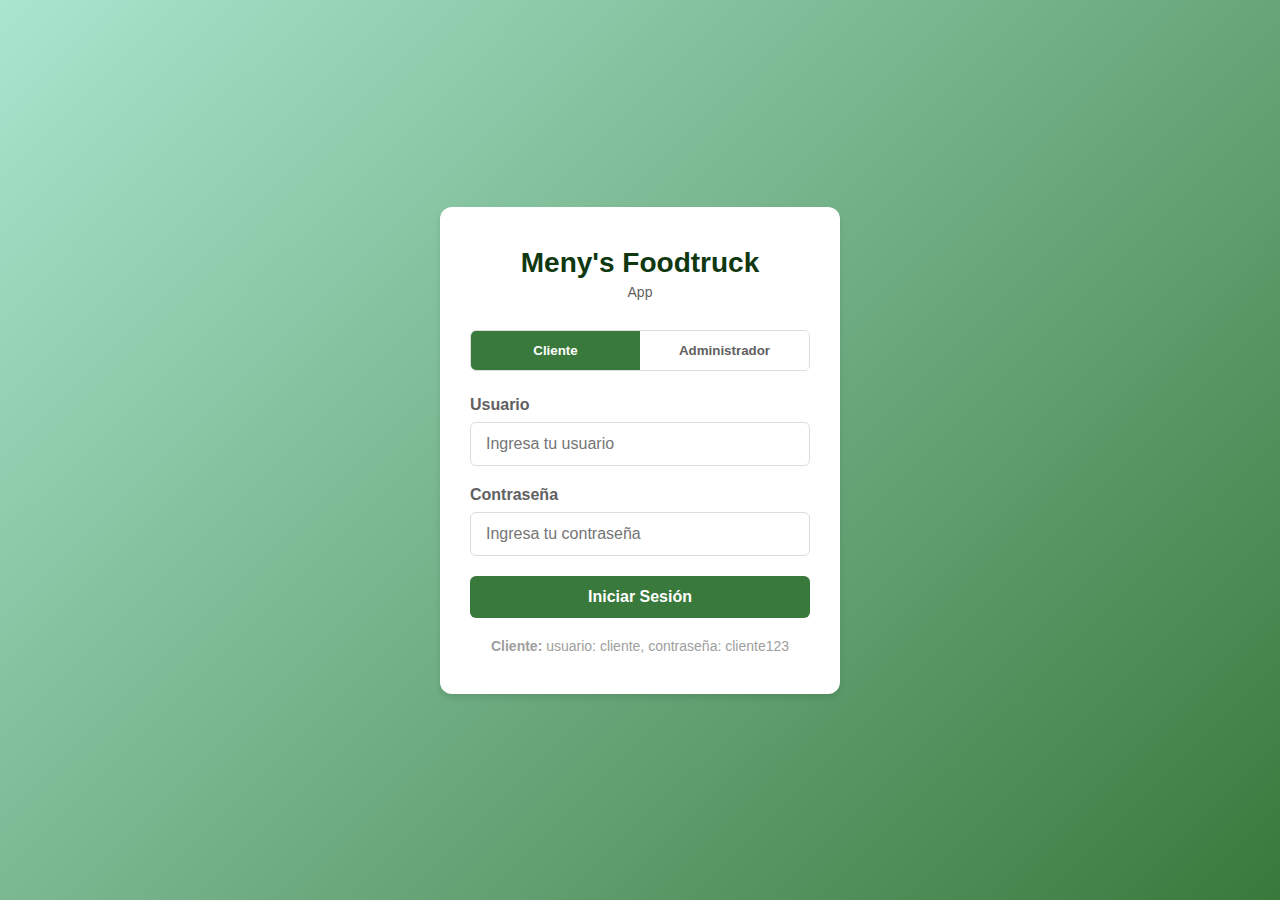
<file: index.html>
<!DOCTYPE html>
<html lang="es">
<head>
    <meta charset="UTF-8">
    <meta name="viewport" content="width=device-width, initial-scale=1.0">
    <title>Meny's Foodtruck App</title>
    <link rel="stylesheet" href="Css.css">

</head>
<body>
    <!-- Login Screen -->
    <div id="login-screen" class="login-container">
        <div class="login-box">
            <div class="logo">
                <h1><i class="fas fa-baseball-ball"></i> Meny's Foodtruck</h1>
                <p>App</p>
            </div>
            
            <div class="user-type-selector">
                <button class="user-type-btn active" id="client-login-btn">Cliente</button>
                <button class="user-type-btn" id="admin-login-btn">Administrador</button>
            </div>
            
            <form id="login-form">
                <div class="form-group">
                    <label for="username">Usuario</label>
                    <input type="text" id="username" class="form-control" placeholder="Ingresa tu usuario" required>
                </div>
                
                <div class="form-group">
                    <label for="password">Contraseña</label>
                    <input type="password" id="password" class="form-control" placeholder="Ingresa tu contraseña" required>
                </div>
                
                <button type="submit" class="btn btn-primary" style="width: 100%;">
                    <i class="fas fa-play-square"></i> Iniciar Sesión
                </button>
                
                <div style="margin-top: 20px; color: var(--gray); font-size: 14px;">
                    <p><strong>Cliente:</strong> usuario: cliente, contraseña: cliente123</p>
                    
                </div>
            </form>
        </div>
    </div>
    
    <!-- Client App (Hidden by default) -->
    <div id="client-app" style="display: none;">
        <header class="app-header">
            <div class="container header-content">
                <h1><i class="fas fa-baseball-ball"></i> Meny's Foodtruck</h1>
                <nav>
                    <ul class="nav-menu">
                        <li><a href="#" class="active" id="client-menu-link"><i class="fas fa-baseball-ball"></i> Menú</a></li>
                        <li><a href="#" id="client-cart-link"><i class="fas fa-shopping-cart"></i> Carrito <span id="cart-count">0</span></a></li>
                        <li><a href="#" id="client-orders-link"><i class="fas fa-flag-checkered"></i> Mi Pedido</a></li>
                        <li><a href="#" id="client-logout-link"><i class="fas fa-sign-out-alt"></i> Cerrar Sesión</a></li>
                    </ul>
                </nav>
            </div>
        </header>
        
        <main class="main-content">
            <div class="container">
                <!-- Menu Section -->
                <section id="client-menu-section">
                    <h2 class="page-title"><i class="fas fa-baseball-ball"></i> Nuestro Menú</h2>
                    
                    <div class="menu-categories">
                        <button class="category-btn active" data-category="all">Todos</button>
                        <button class="category-btn" data-category="hamburguesas">Hamburguesas</button>
                        <button class="category-btn" data-category="tacos">Tacos</button>
                        <button class="category-btn" data-category="bebidas">Bebidas</button>
                        <button class="category-btn" data-category="postres">Postres</button>
                    </div>
                    
                    <div class="menu-items" id="menu-items-container">
                        <!-- Menu items will be dynamically added here -->
                    </div>
                </section>
                
                <!-- Cart Section -->
                <section id="client-cart-section" style="display: none;">
                    <h2 class="page-title"><i class="fas fa-shopping-cart"></i> Tu Carrito</h2>
                    
                    <div class="cart-section">
                        <div class="cart-items" id="cart-items-container">
                            <!-- Cart items will be dynamically added here -->
                        </div>
                        
                        <div class="cart-total">
                            Total: $<span id="cart-total-price">0.00</span>
                        </div>
                        
                        <div style="text-align: right; margin-top: 20px;">
                            <button class="btn btn-secondary" id="checkout-btn">
                                <i class="fas fa-flag-checkered"></i> Proceder al Pedido
                            </button>
                        </div>
                    </div>
                </section>
                
                <!-- Order Section -->
                <section id="client-order-section" style="display: none;">
                    <h2 class="page-title"><i class="fas fa-flag-checkered"></i> Completa tu Pedido</h2>
                    
                    <div class="order-type-section">
                        <h3 style="margin-bottom: 15px; color: var(--primary-dark);">Tipo de entrega</h3>
                        
                        <div class="order-type-options">
                            <button class="order-type-btn active" id="pickup-btn">
                                <i class="fas fa-user"></i>
                                <h4>Recoger en local</h4>
                                <p>Pasa por tu pedido</p>
                            </button>
                            
                            <button class="order-type-btn" id="delivery-btn">
                                <i class="fas fa-motorcycle"></i>
                                <h4>Envío a domicilio</h4>
                                <p>Te lo llevamos a casa</p>
                            </button>
                        </div>
                        
                        <!-- Pickup Form -->
                        <div class="order-form active" id="pickup-form">
                            <div class="form-group">
                                <label for="customer-name">Nombre para recoger el pedido *</label>
                                <input type="text" id="customer-name" class="form-control" placeholder="Ingresa tu nombre completo" required>
                            </div>
                            
                            <div class="form-group">
                                <label for="pickup-time">Hora aproximada de recogida</label>
                                <select id="pickup-time" class="form-control">
                                    <option value="15">En 15 minutos</option>
                                    <option value="30">En 30 minutos</option>
                                    <option value="45">En 45 minutos</option>
                                    <option value="60">En 1 hora</option>
                                </select>
                            </div>
                        </div>
                        
                        <!-- Delivery Form -->
                        <div class="order-form" id="delivery-form">
                            <div class="form-group">
                                <label for="colonia">Colonia *</label>
                                <input type="text" id="colonia" class="form-control" placeholder="Ingresa tu colonia" required>
                            </div>
                            
                            <div class="form-group">
                                <label for="calle">Calle *</label>
                                <input type="text" id="calle" class="form-control" placeholder="Ingresa la calle" required>
                            </div>
                            
                            <div class="form-group">
                                <label for="casa">Número de casa *</label>
                                <input type="text" id="casa" class="form-control" placeholder="Número de casa o departamento" required>
                            </div>
                            
                            <div class="form-group">
                                <label for="delivery-notes">Instrucciones adicionales para la entrega</label>
                                <textarea id="delivery-notes" class="form-control" rows="3" placeholder="Ej: Casa con portón azul, llamar al llegar, etc."></textarea>
                            </div>
                        </div>
                        
                        <!-- Order Specifications -->
                        <div class="form-group" style="margin-top: 25px;">
                            <label for="order-specifications">Especificaciones del pedido</label>
                            <textarea id="order-specifications" class="form-control" rows="4" placeholder="Ej: Hamburguesa sin mayonesa, tacos con salsa aparte, etc."></textarea>
                        </div>
                        
                        <div style="text-align: right; margin-top: 30px;">
                            <button class="btn btn-outline" id="back-to-cart-btn">
                                <i class="fas fa-arrow-left"></i> Volver al Carrito
                            </button>
                            <button class="btn btn-primary" id="place-order-btn">
                                <i class="fas fa-check-circle"></i> Confirmar Pedido
                            </button>
                        </div>
                    </div>
                </section>
            </div>
        </main>
        
        <footer class="app-footer">
            <div class="container">
                <p>&copy; 2025 Meny's Foodtruck App. Todos los derechos reservados.</p>
            </div>
        </footer>
    </div>
    
    <!-- Admin App (Hidden by default) -->
    <div id="admin-app" style="display: none;">
        <header class="app-header">
            <div class="container header-content">
                <h1><i class="fas fa-baseball-ball"></i> Meny's Foodtruck - Administrador</h1>
                <nav>
                    <ul class="nav-menu">
                        <li><a href="#" class="active" id="admin-dashboard-link"><i class="fas fa-tachometer-alt"></i> Panel</a></li>
                        <li><a href="#" id="admin-menu-link"><i class="fas fa-baseball-ball"></i> Menú</a></li>
                        <li><a href="#" id="admin-orders-link"><i class="fas fa-clipboard-list"></i> Pedidos</a></li>
                        <li><a href="#" id="admin-inperson-link"><i class="fas fa-store"></i> Pedidos en Local</a></li>
                        <li><a href="#" id="admin-profile-link"><i class="fas fa-user-cog"></i> Perfil</a></li>
                        <li><a href="#" id="admin-cashout-link"><i class="fas fa-cash-register"></i> Corte</a></li>
                        <li><a href="#" id="admin-logout-link"><i class="fas fa-sign-out-alt"></i> Cerrar Sesión</a></li>
                    </ul>
                </nav>
            </div>
        </header>
        
        <main class="main-content">
            <div class="container">
                <!-- Admin Dashboard -->
                <section id="admin-dashboard-section">
                    <h2 class="page-title"><i class="fas fa-tachometer-alt"></i> Panel de Administración</h2>
                    
                    <div class="admin-dashboard">
                        <div class="admin-card">
                            <h3><i class="fas fa-clipboard-list"></i> Pedidos Activos</h3>
                            <div class="order-list" id="active-orders-container">
                                <!-- Active orders will be dynamically added here -->
                            </div>
                        </div>
                        
                        <div class="admin-card">
                            <h3><i class="fas fa-chart-line"></i> Resumen del Día</h3>
                            <div style="padding: 15px;">
                                <div style="margin-bottom: 15px;">
                                    <h4 style="color: var(--primary-dark); margin-bottom: 5px;">Total de Ventas</h4>
                                    <p style="font-size: 24px; font-weight: bold; color: var(--primary);">$<span id="daily-sales">0.00</span></p>
                                </div>
                                
                                <div style="margin-bottom: 15px;">
                                    <h4 style="color: var(--primary-dark); margin-bottom: 5px;">Pedidos Totales</h4>
                                    <p style="font-size: 24px; font-weight: bold; color: var(--accent);"><span id="total-orders">0</span> pedidos</p>
                                </div>
                                
                                <div style="margin-bottom: 15px;">
                                    <h4 style="color: var(--primary-dark); margin-bottom: 5px;">Pedidos Pendientes</h4>
                                    <p style="font-size: 24px; font-weight: bold; color: #ff9800;"><span id="pending-orders">0</span> pendientes</p>
                                </div>
                            </div>
                        </div>
                        
                        <div class="admin-card">
                            <h3><i class="fas fa-bolt"></i> Acciones Rápidas</h3>
                            <div style="display: grid; gap: 15px; margin-top: 20px;">
                                <button class="btn btn-secondary" id="add-menu-item-btn">
                                    <i class="fas fa-plus"></i> Agregar Producto
                                </button>
                                <button class="btn btn-outline" id="view-all-orders-btn">
                                    <i class="fas fa-list"></i> Ver Todos los Pedidos
                                </button>
                                <button class="btn btn-outline" id="create-inperson-order-btn">
                                    <i class="fas fa-store"></i> Crear Pedido en Local
                                </button>
                                <button class="btn btn-outline" id="do-cashout-btn">
                                    <i class="fas fa-calculator"></i> Realizar Corte
                                </button>
                            </div>
                        </div>
                    </div>
                </section>
                
                <!-- Admin Menu Management -->
                <section id="admin-menu-section" style="display: none;">
                    <h2 class="page-title"><i class="fas fa-baseball-ball"></i> Gestión del Menú</h2>
                    
                    <div class="admin-card menu-management">
                        <div style="text-align: right; margin-bottom: 20px;">
                            <button class="btn btn-primary" id="admin-add-menu-item-btn">
                                <i class="fas fa-plus"></i> Nuevo Producto
                            </button>
                        </div>
                        
                        <table>
                            <thead>
                                <tr>
                                    <th>Producto</th>
                                    <th>Categoría</th>
                                    <th>Precio</th>
                                    <th>Disponible</th>
                                    <th>Acciones</th>
                                </tr>
                            </thead>
                            <tbody id="admin-menu-items-container">
                                <!-- Admin menu items will be dynamically added here -->
                            </tbody>
                        </table>
                    </div>
                </section>
                
                <!-- Admin Orders Management -->
                <section id="admin-orders-section" style="display: none;">
                    <h2 class="page-title"><i class="fas fa-clipboard-list"></i> Todos los Pedidos</h2>
                    
                    <div class="admin-card">
                        <div style="margin-bottom: 20px;">
                            <div class="form-group" style="max-width: 300px;">
                                <label for="order-filter">Filtrar por estado:</label>
                                <select id="order-filter" class="form-control">
                                    <option value="all">Todos los pedidos</option>
                                    <option value="pending">Pendientes</option>
                                    <option value="preparing">En preparación</option>
                                    <option value="ready">Listos</option>
                                    <option value="completed">Completados</option>
                                </select>
                            </div>
                        </div>
                        
                        <div class="order-list" id="all-orders-container">
                            <!-- All orders will be dynamically added here -->
                        </div>
                    </div>
                </section>
                
                <!-- Admin In-Person Orders -->
                <section id="admin-inperson-section" style="display: none;">
                    <h2 class="page-title"><i class="fas fa-store"></i> Pedidos en Local</h2>
                    
                    <div class="in-person-order-section">
                        <div class="order-process">
                            <div class="order-step">
                                <h4><i class="fas fa-baseball-ball"></i> Paso 1: Agregar Productos</h4>
                                <div class="menu-items" id="inperson-menu-items-container">
                                    <!-- Menu items for in-person orders -->
                                </div>
                            </div>
                            
                            <div class="order-step">
                                <h4><i class="fas fa-shopping-cart"></i> Paso 2: Carrito del Cliente</h4>
                                <div class="in-person-cart">
                                    <div id="inperson-cart-items-container">
                                        <!-- In-person cart items will be dynamically added here -->
                                    </div>
                                    
                                    <div class="cart-total">
                                        Total: $<span id="inperson-cart-total">0.00</span>
                                    </div>
                                    
                                    <div style="margin-top: 20px;">
                                        <button class="btn btn-outline" id="clear-inperson-cart">
                                            <i class="fas fa-trash"></i> Vaciar Carrito
                                        </button>
                                    </div>
                                </div>
                            </div>
                            
                            <div class="order-step">
                                <h4><i class="fas fa-flag-checkered"></i> Paso 3: Completar Pedido</h4>
                                <div class="form-group">
                                    <label for="inperson-customer-name">Nombre del Cliente *</label>
                                    <input type="text" id="inperson-customer-name" class="form-control" placeholder="Nombre del cliente en local" required>
                                </div>
                                
                                <div class="form-group">
                                    <label for="inperson-order-specifications">Especificaciones del pedido</label>
                                    <textarea id="inperson-order-specifications" class="form-control" rows="3" placeholder="Ej: Hamburguesa sin mayonesa, tacos con salsa aparte, etc."></textarea>
                                </div>
                                
                                <div style="text-align: right; margin-top: 20px;">
                                    <button class="btn btn-primary" id="complete-inperson-order">
                                        <i class="fas fa-check-circle"></i> Crear Pedido
                                    </button>
                                </div>
                            </div>
                        </div>
                    </div>
                </section>
                
                <!-- Admin Profile -->
                <section id="admin-profile-section" style="display: none;">
                    <h2 class="page-title"><i class="fas fa-user-cog"></i> Perfil de Administrador</h2>
                    
                    <div class="profile-form">
                        <h3 style="margin-bottom: 20px; color: var(--primary-dark);">Cambiar Credenciales</h3>
                        
                        <div class="form-group">
                            <label for="admin-username">Nuevo Nombre de Usuario</label>
                            <input type="text" id="admin-username" class="form-control" placeholder="Ingresa nuevo usuario">
                        </div>
                        
                        <div class="form-group">
                            <label for="admin-current-password">Contraseña Actual *</label>
                            <input type="password" id="admin-current-password" class="form-control" placeholder="Ingresa tu contraseña actual" required>
                        </div>
                        
                        <div class="form-group">
                            <label for="admin-new-password">Nueva Contraseña</label>
                            <input type="password" id="admin-new-password" class="form-control" placeholder="Dejar en blanco si no deseas cambiar">
                        </div>
                        
                        <div class="form-group">
                            <label for="admin-confirm-password">Confirmar Nueva Contraseña</label>
                            <input type="password" id="admin-confirm-password" class="form-control" placeholder="Confirmar nueva contraseña">
                        </div>
                        
                        <div style="text-align: right; margin-top: 30px;">
                            <button class="btn btn-primary" id="update-admin-profile-btn">
                                <i class="fas fa-save"></i> Guardar Cambios
                            </button>
                        </div>
                    </div>
                </section>
                
                <!-- Admin Cashout -->
                <section id="admin-cashout-section" style="display: none;">
                    <h2 class="page-title"><i class="fas fa-cash-register"></i> Corte de Caja</h2>
                    
                    <div class="cashout-section">
                        <h3 style="margin-bottom: 20px; color: var(--primary-dark);">Corte de Caja Diario</h3>
                        
                        <div class="form-group">
                            <label for="cashout-date">Fecha del corte</label>
                            <input type="date" id="cashout-date" class="form-control" value="">
                        </div>
                        
                        <div style="text-align: center; margin: 30px 0;">
                            <button class="btn btn-primary" id="calculate-cashout-btn" style="padding: 15px 30px; font-size: 18px;">
                                <i class="fas fa-calculator"></i> Calcular Corte
                            </button>
                        </div>
                        
                        <div class="cashout-results" id="cashout-results" style="display: none;">
                            <h4 style="margin-bottom: 20px; color: var(--primary-dark);">Resultados del Corte</h4>
                            
                            <div class="cashout-row">
                                <span>Total de pedidos:</span>
                                <span id="cashout-total-orders">0</span>
                            </div>
                            
                            <div class="cashout-row">
                                <span>Ventas en efectivo:</span>
                                <span>$<span id="cashout-cash">0.00</span></span>
                            </div>
                            
                            <div class="cashout-row">
                                <span>Ventas con tarjeta:</span>
                                <span>$<span id="cashout-card">0.00</span></span>
                            </div>
                            
                            <div class="cashout-row">
                                <span>Ventas en línea:</span>
                                <span>$<span id="cashout-online">0.00</span></span>
                            </div>
                            
                            <div class="cashout-total">
                                <span>VENTAS TOTALES:</span>
                                <span>$<span id="cashout-total">0.00</span></span>
                            </div>
                        </div>
                    </div>
                </section>
            </div>
        </main>
        
        <footer class="app-footer">
            <div class="container">
                <p>&copy; 2025 Meny's Foodtruck App. Panel de administración.</p>
            </div>
        </footer>
    </div>
    
    <!-- Modals -->
    <!-- Add/Edit Menu Item Modal -->
    <div class="modal" id="menu-item-modal">
        <div class="modal-content">
            <div class="modal-header">
                <h3 class="modal-title" id="menu-modal-title">Agregar Producto</h3>
                <button class="close-modal" id="close-menu-modal">&times;</button>
            </div>
            
            <form id="menu-item-form">
                <div class="form-group">
                    <label for="item-name">Nombre del Producto *</label>
                    <input type="text" id="item-name" class="form-control" required>
                </div>
                
                <div class="form-group">
                    <label for="item-description">Descripción</label>
                    <textarea id="item-description" class="form-control" rows="3"></textarea>
                </div>
                
                <div class="form-group">
                    <label for="item-category">Categoría *</label>
                    <select id="item-category" class="form-control" required>
                        <option value="hamburguesas">Hamburguesas</option>
                        <option value="tacos">Tacos</option>
                        <option value="bebidas">Bebidas</option>
                        <option value="postres">Postres</option>
                    </select>
                </div>
                
                <div class="form-group">
                    <label for="item-price">Precio *</label>
                    <input type="number" id="item-price" class="form-control" step="0.01" min="0" required>
                </div>
                
                <div class="form-group">
                    <label for="item-available">Disponible</label>
                    <select id="item-available" class="form-control">
                        <option value="true">Sí</option>
                        <option value="false">No</option>
                    </select>
                </div>
                
                <div style="text-align: right; margin-top: 30px;">
                    <button type="button" class="btn btn-outline" id="cancel-menu-item">Cancelar</button>
                    <button type="submit" class="btn btn-primary">Guardar Producto</button>
                </div>
            </form>
        </div>
    </div>
    
    <!-- Order Details Modal -->
    <div class="modal" id="order-details-modal">
        <div class="modal-content">
            <div class="modal-header">
                <h3 class="modal-title">Detalles del Pedido</h3>
                <button class="close-modal" id="close-order-modal">&times;</button>
            </div>
            
            <div id="order-details-content">
                <!-- Order details will be dynamically added here -->
            </div>
        </div>
    </div>
    <script src="script.js"></script>
</body>
</html>
</file>
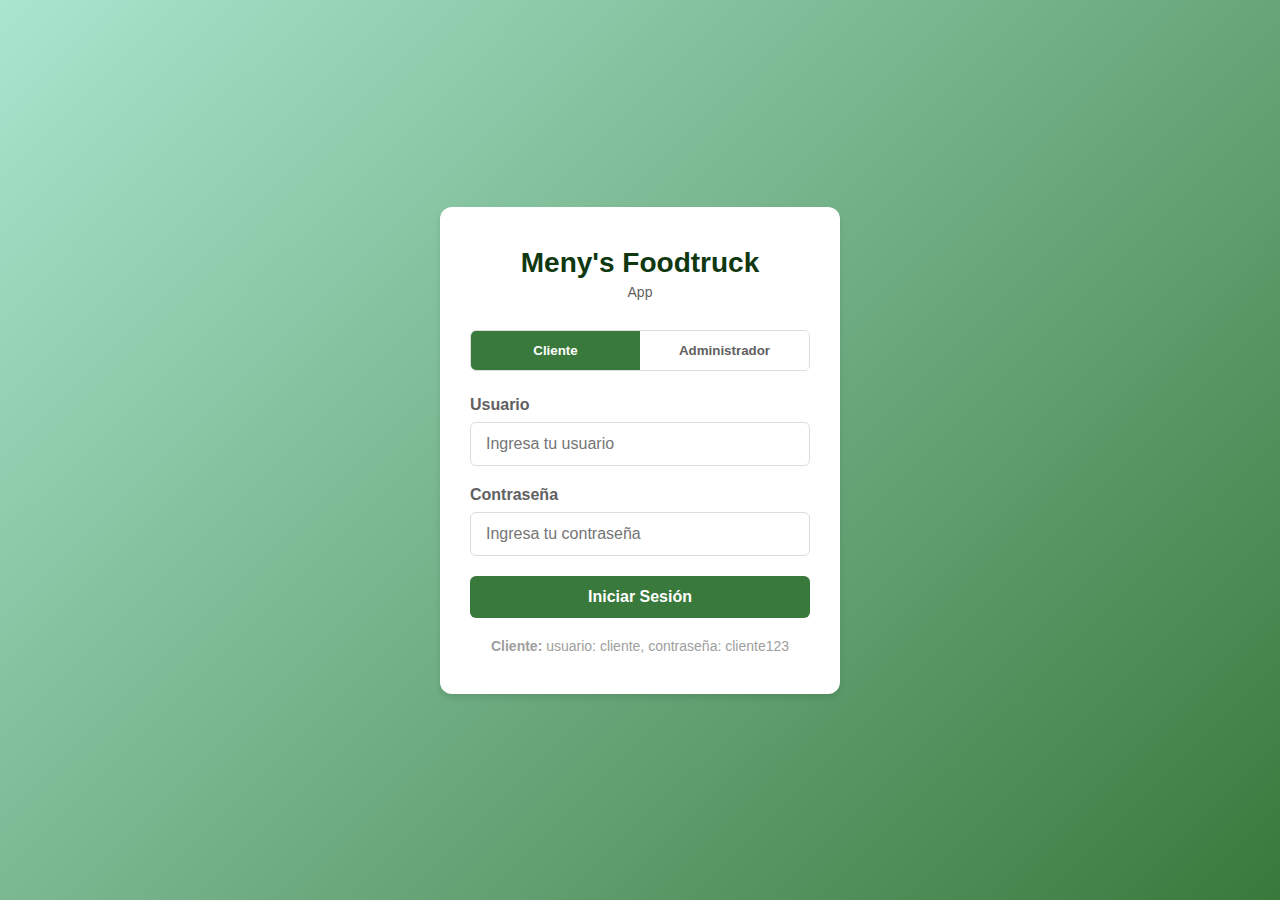
<file: appmeny.html>
<!DOCTYPE html>
<html lang="es">
<head>
    <meta charset="UTF-8">
    <meta name="viewport" content="width=device-width, initial-scale=1.0">
    <title>Meny's Foodtruck App</title>
    <link rel="stylesheet" href="Css.css">

</head>
<body>
    <!-- Login Screen -->
    <div id="login-screen" class="login-container">
        <div class="login-box">
            <div class="logo">
                <h1><i class="fas fa-baseball-ball"></i> Meny's Foodtruck</h1>
                <p>App</p>
            </div>
            
            <div class="user-type-selector">
                <button class="user-type-btn active" id="client-login-btn">Cliente</button>
                <button class="user-type-btn" id="admin-login-btn">Administrador</button>
            </div>
            
            <form id="login-form">
                <div class="form-group">
                    <label for="username">Usuario</label>
                    <input type="text" id="username" class="form-control" placeholder="Ingresa tu usuario" required>
                </div>
                
                <div class="form-group">
                    <label for="password">Contraseña</label>
                    <input type="password" id="password" class="form-control" placeholder="Ingresa tu contraseña" required>
                </div>
                
                <button type="submit" class="btn btn-primary" style="width: 100%;">
                    <i class="fas fa-play-square"></i> Iniciar Sesión
                </button>
                
                <div style="margin-top: 20px; color: var(--gray); font-size: 14px;">
                    <p><strong>Cliente:</strong> usuario: cliente, contraseña: cliente123</p>
                    
                </div>
            </form>
        </div>
    </div>
    
    <!-- Client App (Hidden by default) -->
    <div id="client-app" style="display: none;">
        <header class="app-header">
            <div class="container header-content">
                <h1><i class="fas fa-baseball-ball"></i> Meny's Foodtruck</h1>
                <nav>
                    <ul class="nav-menu">
                        <li><a href="#" class="active" id="client-menu-link"><i class="fas fa-baseball-ball"></i> Menú</a></li>
                        <li><a href="#" id="client-cart-link"><i class="fas fa-shopping-cart"></i> Carrito <span id="cart-count">0</span></a></li>
                        <li><a href="#" id="client-orders-link"><i class="fas fa-flag-checkered"></i> Mi Pedido</a></li>
                        <li><a href="#" id="client-logout-link"><i class="fas fa-sign-out-alt"></i> Cerrar Sesión</a></li>
                    </ul>
                </nav>
            </div>
        </header>
        
        <main class="main-content">
            <div class="container">
                <!-- Menu Section -->
                <section id="client-menu-section">
                    <h2 class="page-title"><i class="fas fa-baseball-ball"></i> Nuestro Menú</h2>
                    
                    <div class="menu-categories">
                        <button class="category-btn active" data-category="all">Todos</button>
                        <button class="category-btn" data-category="hamburguesas">Hamburguesas</button>
                        <button class="category-btn" data-category="tacos">Tacos</button>
                        <button class="category-btn" data-category="bebidas">Bebidas</button>
                        <button class="category-btn" data-category="postres">Postres</button>
                    </div>
                    
                    <div class="menu-items" id="menu-items-container">
                        <!-- Menu items will be dynamically added here -->
                    </div>
                </section>
                
                <!-- Cart Section -->
                <section id="client-cart-section" style="display: none;">
                    <h2 class="page-title"><i class="fas fa-shopping-cart"></i> Tu Carrito</h2>
                    
                    <div class="cart-section">
                        <div class="cart-items" id="cart-items-container">
                            <!-- Cart items will be dynamically added here -->
                        </div>
                        
                        <div class="cart-total">
                            Total: $<span id="cart-total-price">0.00</span>
                        </div>
                        
                        <div style="text-align: right; margin-top: 20px;">
                            <button class="btn btn-secondary" id="checkout-btn">
                                <i class="fas fa-flag-checkered"></i> Proceder al Pedido
                            </button>
                        </div>
                    </div>
                </section>
                
                <!-- Order Section -->
                <section id="client-order-section" style="display: none;">
                    <h2 class="page-title"><i class="fas fa-flag-checkered"></i> Completa tu Pedido</h2>
                    
                    <div class="order-type-section">
                        <h3 style="margin-bottom: 15px; color: var(--primary-dark);">Tipo de entrega</h3>
                        
                        <div class="order-type-options">
                            <button class="order-type-btn active" id="pickup-btn">
                                <i class="fas fa-user"></i>
                                <h4>Recoger en local</h4>
                                <p>Pasa por tu pedido</p>
                            </button>
                            
                            <button class="order-type-btn" id="delivery-btn">
                                <i class="fas fa-motorcycle"></i>
                                <h4>Envío a domicilio</h4>
                                <p>Te lo llevamos a casa</p>
                            </button>
                        </div>
                        
                        <!-- Pickup Form -->
                        <div class="order-form active" id="pickup-form">
                            <div class="form-group">
                                <label for="customer-name">Nombre para recoger el pedido *</label>
                                <input type="text" id="customer-name" class="form-control" placeholder="Ingresa tu nombre completo" required>
                            </div>
                            
                            <div class="form-group">
                                <label for="pickup-time">Hora aproximada de recogida</label>
                                <select id="pickup-time" class="form-control">
                                    <option value="15">En 15 minutos</option>
                                    <option value="30">En 30 minutos</option>
                                    <option value="45">En 45 minutos</option>
                                    <option value="60">En 1 hora</option>
                                </select>
                            </div>
                        </div>
                        
                        <!-- Delivery Form -->
                        <div class="order-form" id="delivery-form">
                            <div class="form-group">
                                <label for="colonia">Colonia *</label>
                                <input type="text" id="colonia" class="form-control" placeholder="Ingresa tu colonia" required>
                            </div>
                            
                            <div class="form-group">
                                <label for="calle">Calle *</label>
                                <input type="text" id="calle" class="form-control" placeholder="Ingresa la calle" required>
                            </div>
                            
                            <div class="form-group">
                                <label for="casa">Número de casa *</label>
                                <input type="text" id="casa" class="form-control" placeholder="Número de casa o departamento" required>
                            </div>
                            
                            <div class="form-group">
                                <label for="delivery-notes">Instrucciones adicionales para la entrega</label>
                                <textarea id="delivery-notes" class="form-control" rows="3" placeholder="Ej: Casa con portón azul, llamar al llegar, etc."></textarea>
                            </div>
                        </div>
                        
                        <!-- Order Specifications -->
                        <div class="form-group" style="margin-top: 25px;">
                            <label for="order-specifications">Especificaciones del pedido</label>
                            <textarea id="order-specifications" class="form-control" rows="4" placeholder="Ej: Hamburguesa sin mayonesa, tacos con salsa aparte, etc."></textarea>
                        </div>
                        
                        <div style="text-align: right; margin-top: 30px;">
                            <button class="btn btn-outline" id="back-to-cart-btn">
                                <i class="fas fa-arrow-left"></i> Volver al Carrito
                            </button>
                            <button class="btn btn-primary" id="place-order-btn">
                                <i class="fas fa-check-circle"></i> Confirmar Pedido
                            </button>
                        </div>
                    </div>
                </section>
            </div>
        </main>
        
        <footer class="app-footer">
            <div class="container">
                <p>&copy; 2025 Meny's Foodtruck App. Todos los derechos reservados.</p>
            </div>
        </footer>
    </div>
    
    <!-- Admin App (Hidden by default) -->
    <div id="admin-app" style="display: none;">
        <header class="app-header">
            <div class="container header-content">
                <h1><i class="fas fa-baseball-ball"></i> Meny's Foodtruck - Administrador</h1>
                <nav>
                    <ul class="nav-menu">
                        <li><a href="#" class="active" id="admin-dashboard-link"><i class="fas fa-tachometer-alt"></i> Panel</a></li>
                        <li><a href="#" id="admin-menu-link"><i class="fas fa-baseball-ball"></i> Menú</a></li>
                        <li><a href="#" id="admin-orders-link"><i class="fas fa-clipboard-list"></i> Pedidos</a></li>
                        <li><a href="#" id="admin-inperson-link"><i class="fas fa-store"></i> Pedidos en Local</a></li>
                        <li><a href="#" id="admin-profile-link"><i class="fas fa-user-cog"></i> Perfil</a></li>
                        <li><a href="#" id="admin-cashout-link"><i class="fas fa-cash-register"></i> Corte</a></li>
                        <li><a href="#" id="admin-logout-link"><i class="fas fa-sign-out-alt"></i> Cerrar Sesión</a></li>
                    </ul>
                </nav>
            </div>
        </header>
        
        <main class="main-content">
            <div class="container">
                <!-- Admin Dashboard -->
                <section id="admin-dashboard-section">
                    <h2 class="page-title"><i class="fas fa-tachometer-alt"></i> Panel de Administración</h2>
                    
                    <div class="admin-dashboard">
                        <div class="admin-card">
                            <h3><i class="fas fa-clipboard-list"></i> Pedidos Activos</h3>
                            <div class="order-list" id="active-orders-container">
                                <!-- Active orders will be dynamically added here -->
                            </div>
                        </div>
                        
                        <div class="admin-card">
                            <h3><i class="fas fa-chart-line"></i> Resumen del Día</h3>
                            <div style="padding: 15px;">
                                <div style="margin-bottom: 15px;">
                                    <h4 style="color: var(--primary-dark); margin-bottom: 5px;">Total de Ventas</h4>
                                    <p style="font-size: 24px; font-weight: bold; color: var(--primary);">$<span id="daily-sales">0.00</span></p>
                                </div>
                                
                                <div style="margin-bottom: 15px;">
                                    <h4 style="color: var(--primary-dark); margin-bottom: 5px;">Pedidos Totales</h4>
                                    <p style="font-size: 24px; font-weight: bold; color: var(--accent);"><span id="total-orders">0</span> pedidos</p>
                                </div>
                                
                                <div style="margin-bottom: 15px;">
                                    <h4 style="color: var(--primary-dark); margin-bottom: 5px;">Pedidos Pendientes</h4>
                                    <p style="font-size: 24px; font-weight: bold; color: #ff9800;"><span id="pending-orders">0</span> pendientes</p>
                                </div>
                            </div>
                        </div>
                        
                        <div class="admin-card">
                            <h3><i class="fas fa-bolt"></i> Acciones Rápidas</h3>
                            <div style="display: grid; gap: 15px; margin-top: 20px;">
                                <button class="btn btn-secondary" id="add-menu-item-btn">
                                    <i class="fas fa-plus"></i> Agregar Producto
                                </button>
                                <button class="btn btn-outline" id="view-all-orders-btn">
                                    <i class="fas fa-list"></i> Ver Todos los Pedidos
                                </button>
                                <button class="btn btn-outline" id="create-inperson-order-btn">
                                    <i class="fas fa-store"></i> Crear Pedido en Local
                                </button>
                                <button class="btn btn-outline" id="do-cashout-btn">
                                    <i class="fas fa-calculator"></i> Realizar Corte
                                </button>
                            </div>
                        </div>
                    </div>
                </section>
                
                <!-- Admin Menu Management -->
                <section id="admin-menu-section" style="display: none;">
                    <h2 class="page-title"><i class="fas fa-baseball-ball"></i> Gestión del Menú</h2>
                    
                    <div class="admin-card menu-management">
                        <div style="text-align: right; margin-bottom: 20px;">
                            <button class="btn btn-primary" id="admin-add-menu-item-btn">
                                <i class="fas fa-plus"></i> Nuevo Producto
                            </button>
                        </div>
                        
                        <table>
                            <thead>
                                <tr>
                                    <th>Producto</th>
                                    <th>Categoría</th>
                                    <th>Precio</th>
                                    <th>Disponible</th>
                                    <th>Acciones</th>
                                </tr>
                            </thead>
                            <tbody id="admin-menu-items-container">
                                <!-- Admin menu items will be dynamically added here -->
                            </tbody>
                        </table>
                    </div>
                </section>
                
                <!-- Admin Orders Management -->
                <section id="admin-orders-section" style="display: none;">
                    <h2 class="page-title"><i class="fas fa-clipboard-list"></i> Todos los Pedidos</h2>
                    
                    <div class="admin-card">
                        <div style="margin-bottom: 20px;">
                            <div class="form-group" style="max-width: 300px;">
                                <label for="order-filter">Filtrar por estado:</label>
                                <select id="order-filter" class="form-control">
                                    <option value="all">Todos los pedidos</option>
                                    <option value="pending">Pendientes</option>
                                    <option value="preparing">En preparación</option>
                                    <option value="ready">Listos</option>
                                    <option value="completed">Completados</option>
                                </select>
                            </div>
                        </div>
                        
                        <div class="order-list" id="all-orders-container">
                            <!-- All orders will be dynamically added here -->
                        </div>
                    </div>
                </section>
                
                <!-- Admin In-Person Orders -->
                <section id="admin-inperson-section" style="display: none;">
                    <h2 class="page-title"><i class="fas fa-store"></i> Pedidos en Local</h2>
                    
                    <div class="in-person-order-section">
                        <div class="order-process">
                            <div class="order-step">
                                <h4><i class="fas fa-baseball-ball"></i> Paso 1: Agregar Productos</h4>
                                <div class="menu-items" id="inperson-menu-items-container">
                                    <!-- Menu items for in-person orders -->
                                </div>
                            </div>
                            
                            <div class="order-step">
                                <h4><i class="fas fa-shopping-cart"></i> Paso 2: Carrito del Cliente</h4>
                                <div class="in-person-cart">
                                    <div id="inperson-cart-items-container">
                                        <!-- In-person cart items will be dynamically added here -->
                                    </div>
                                    
                                    <div class="cart-total">
                                        Total: $<span id="inperson-cart-total">0.00</span>
                                    </div>
                                    
                                    <div style="margin-top: 20px;">
                                        <button class="btn btn-outline" id="clear-inperson-cart">
                                            <i class="fas fa-trash"></i> Vaciar Carrito
                                        </button>
                                    </div>
                                </div>
                            </div>
                            
                            <div class="order-step">
                                <h4><i class="fas fa-flag-checkered"></i> Paso 3: Completar Pedido</h4>
                                <div class="form-group">
                                    <label for="inperson-customer-name">Nombre del Cliente *</label>
                                    <input type="text" id="inperson-customer-name" class="form-control" placeholder="Nombre del cliente en local" required>
                                </div>
                                
                                <div class="form-group">
                                    <label for="inperson-order-specifications">Especificaciones del pedido</label>
                                    <textarea id="inperson-order-specifications" class="form-control" rows="3" placeholder="Ej: Hamburguesa sin mayonesa, tacos con salsa aparte, etc."></textarea>
                                </div>
                                
                                <div style="text-align: right; margin-top: 20px;">
                                    <button class="btn btn-primary" id="complete-inperson-order">
                                        <i class="fas fa-check-circle"></i> Crear Pedido
                                    </button>
                                </div>
                            </div>
                        </div>
                    </div>
                </section>
                
                <!-- Admin Profile -->
                <section id="admin-profile-section" style="display: none;">
                    <h2 class="page-title"><i class="fas fa-user-cog"></i> Perfil de Administrador</h2>
                    
                    <div class="profile-form">
                        <h3 style="margin-bottom: 20px; color: var(--primary-dark);">Cambiar Credenciales</h3>
                        
                        <div class="form-group">
                            <label for="admin-username">Nuevo Nombre de Usuario</label>
                            <input type="text" id="admin-username" class="form-control" placeholder="Ingresa nuevo usuario">
                        </div>
                        
                        <div class="form-group">
                            <label for="admin-current-password">Contraseña Actual *</label>
                            <input type="password" id="admin-current-password" class="form-control" placeholder="Ingresa tu contraseña actual" required>
                        </div>
                        
                        <div class="form-group">
                            <label for="admin-new-password">Nueva Contraseña</label>
                            <input type="password" id="admin-new-password" class="form-control" placeholder="Dejar en blanco si no deseas cambiar">
                        </div>
                        
                        <div class="form-group">
                            <label for="admin-confirm-password">Confirmar Nueva Contraseña</label>
                            <input type="password" id="admin-confirm-password" class="form-control" placeholder="Confirmar nueva contraseña">
                        </div>
                        
                        <div style="text-align: right; margin-top: 30px;">
                            <button class="btn btn-primary" id="update-admin-profile-btn">
                                <i class="fas fa-save"></i> Guardar Cambios
                            </button>
                        </div>
                    </div>
                </section>
                
                <!-- Admin Cashout -->
                <section id="admin-cashout-section" style="display: none;">
                    <h2 class="page-title"><i class="fas fa-cash-register"></i> Corte de Caja</h2>
                    
                    <div class="cashout-section">
                        <h3 style="margin-bottom: 20px; color: var(--primary-dark);">Corte de Caja Diario</h3>
                        
                        <div class="form-group">
                            <label for="cashout-date">Fecha del corte</label>
                            <input type="date" id="cashout-date" class="form-control" value="">
                        </div>
                        
                        <div style="text-align: center; margin: 30px 0;">
                            <button class="btn btn-primary" id="calculate-cashout-btn" style="padding: 15px 30px; font-size: 18px;">
                                <i class="fas fa-calculator"></i> Calcular Corte
                            </button>
                        </div>
                        
                        <div class="cashout-results" id="cashout-results" style="display: none;">
                            <h4 style="margin-bottom: 20px; color: var(--primary-dark);">Resultados del Corte</h4>
                            
                            <div class="cashout-row">
                                <span>Total de pedidos:</span>
                                <span id="cashout-total-orders">0</span>
                            </div>
                            
                            <div class="cashout-row">
                                <span>Ventas en efectivo:</span>
                                <span>$<span id="cashout-cash">0.00</span></span>
                            </div>
                            
                            <div class="cashout-row">
                                <span>Ventas con tarjeta:</span>
                                <span>$<span id="cashout-card">0.00</span></span>
                            </div>
                            
                            <div class="cashout-row">
                                <span>Ventas en línea:</span>
                                <span>$<span id="cashout-online">0.00</span></span>
                            </div>
                            
                            <div class="cashout-total">
                                <span>VENTAS TOTALES:</span>
                                <span>$<span id="cashout-total">0.00</span></span>
                            </div>
                        </div>
                    </div>
                </section>
            </div>
        </main>
        
        <footer class="app-footer">
            <div class="container">
                <p>&copy; 2025 Meny's Foodtruck App. Panel de administración.</p>
            </div>
        </footer>
    </div>
    
    <!-- Modals -->
    <!-- Add/Edit Menu Item Modal -->
    <div class="modal" id="menu-item-modal">
        <div class="modal-content">
            <div class="modal-header">
                <h3 class="modal-title" id="menu-modal-title">Agregar Producto</h3>
                <button class="close-modal" id="close-menu-modal">&times;</button>
            </div>
            
            <form id="menu-item-form">
                <div class="form-group">
                    <label for="item-name">Nombre del Producto *</label>
                    <input type="text" id="item-name" class="form-control" required>
                </div>
                
                <div class="form-group">
                    <label for="item-description">Descripción</label>
                    <textarea id="item-description" class="form-control" rows="3"></textarea>
                </div>
                
                <div class="form-group">
                    <label for="item-category">Categoría *</label>
                    <select id="item-category" class="form-control" required>
                        <option value="hamburguesas">Hamburguesas</option>
                        <option value="tacos">Tacos</option>
                        <option value="bebidas">Bebidas</option>
                        <option value="postres">Postres</option>
                    </select>
                </div>
                
                <div class="form-group">
                    <label for="item-price">Precio *</label>
                    <input type="number" id="item-price" class="form-control" step="0.01" min="0" required>
                </div>
                
                <div class="form-group">
                    <label for="item-available">Disponible</label>
                    <select id="item-available" class="form-control">
                        <option value="true">Sí</option>
                        <option value="false">No</option>
                    </select>
                </div>
                
                <div style="text-align: right; margin-top: 30px;">
                    <button type="button" class="btn btn-outline" id="cancel-menu-item">Cancelar</button>
                    <button type="submit" class="btn btn-primary">Guardar Producto</button>
                </div>
            </form>
        </div>
    </div>
    
    <!-- Order Details Modal -->
    <div class="modal" id="order-details-modal">
        <div class="modal-content">
            <div class="modal-header">
                <h3 class="modal-title">Detalles del Pedido</h3>
                <button class="close-modal" id="close-order-modal">&times;</button>
            </div>
            
            <div id="order-details-content">
                <!-- Order details will be dynamically added here -->
            </div>
        </div>
    </div>
    <script src="script.js"></script>
</body>
</html>
</file>
<file: Css.css>
:root {
            --primary-light: #a8e6cf;
            --primary: #3a793c;
            --primary-dark: #0f3811;
            --accent-light: #dcedc8;
            --accent: #8BC34A;
            --accent-dark: #69864f;
            --white: #ffffff;
            --light-gray: #f5f5f5;
            --gray: #9e9e9e;
            --dark-gray: #616161;
            --black: #212121;
            --shadow: 0 4px 6px rgba(0, 0, 0, 0.1);
        }

        * {
            margin: 0;
            padding: 0;
            box-sizing: border-box;
            font-family: 'Segoe UI', Tahoma, Geneva, Verdana, sans-serif;
        }

        body {
            background-color: var(--light-gray);
            color: var(--black);
            min-height: 100vh;
        }

        .container {
            max-width: 1200px;
            margin: 0 auto;
            padding: 20px;
        }

        /* Login Styles */
        .login-container {
            display: flex;
            justify-content: center;
            align-items: center;
            min-height: 100vh;
            background: linear-gradient(135deg, var(--primary-light) 0%, var(--primary) 100%);
        }

        .login-box {
            background-color: var(--white);
            border-radius: 12px;
            box-shadow: var(--shadow);
            width: 100%;
            max-width: 400px;
            padding: 40px 30px;
            text-align: center;
        }

        .logo {
            margin-bottom: 30px;
        }

        .logo h1 {
            color: var(--primary-dark);
            font-size: 28px;
            margin-bottom: 5px;
        }

        .logo p {
            color: var(--dark-gray);
            font-size: 14px;
        }

        .form-group {
            margin-bottom: 20px;
            text-align: left;
        }

        .form-group label {
            display: block;
            margin-bottom: 8px;
            color: var(--dark-gray);
            font-weight: 600;
        }

        .form-control {
            width: 100%;
            padding: 12px 15px;
            border: 1px solid #ddd;
            border-radius: 6px;
            font-size: 16px;
            transition: border-color 0.3s;
        }

        .form-control:focus {
            border-color: var(--primary);
            outline: none;
        }

        .btn {
            padding: 12px 20px;
            border: none;
            border-radius: 6px;
            font-size: 16px;
            font-weight: 600;
            cursor: pointer;
            transition: all 0.3s ease;
            display: inline-flex;
            align-items: center;
            justify-content: center;
        }

        .btn-primary {
            background-color: var(--primary);
            color: var(--white);
        }

        .btn-primary:hover {
            background-color: var(--primary-dark);
        }

        .btn-secondary {
            background-color: var(--accent);
            color: var(--white);
        }

        .btn-secondary:hover {
            background-color: var(--accent-dark);
        }

        .btn-outline {
            background-color: transparent;
            border: 1px solid var(--primary);
            color: var(--primary);
        }

        .btn-outline:hover {
            background-color: var(--primary-light);
        }

        .user-type-selector {
            display: flex;
            margin-bottom: 25px;
            border-radius: 6px;
            overflow: hidden;
            border: 1px solid #ddd;
        }

        .user-type-btn {
            flex: 1;
            padding: 12px;
            background-color: var(--white);
            color: var(--dark-gray);
            border: none;
            cursor: pointer;
            transition: all 0.3s;
            font-weight: 600;
        }

        .user-type-btn.active {
            background-color: var(--primary);
            color: var(--white);
        }

        /* App Layout Styles */
        .app-header {
            background-color: var(--primary-dark);
            color: var(--white);
            padding: 15px 0;
            box-shadow: var(--shadow);
            position: sticky;
            top: 0;
            z-index: 100;
        }

        .header-content {
            display: flex;
            justify-content: space-between;
            align-items: center;
        }

        .app-header h1 {
            font-size: 24px;
            display: flex;
            align-items: center;
        }

        .app-header h1 i {
            margin-right: 10px;
            color: var(--black);
        }

        .nav-menu {
            display: flex;
            list-style: none;
        }

        .nav-menu li {
            margin-left: 20px;
        }

        .nav-menu a {
            color: var(--white);
            text-decoration: none;
            font-weight: 600;
            display: flex;
            align-items: center;
            padding: 8px 12px;
            border-radius: 4px;
            transition: background-color 0.3s;
        }

        .nav-menu a:hover, .nav-menu a.active {
            background-color: rgba(255, 255, 255, 0.2);
        }

        .nav-menu i {
            margin-right: 8px;
            color: var(--black);
        }

        .main-content {
            padding: 30px 0;
            min-height: calc(100vh - 140px);
        }

        .page-title {
            color: var(--primary-dark);
            margin-bottom: 25px;
            padding-bottom: 10px;
            border-bottom: 2px solid var(--primary-light);
            display: flex;
            align-items: center;
        }

        .page-title i {
            margin-right: 10px;
            color: var(--black);
        }

        /* Client App Styles */
        .menu-section, .cart-section, .order-type-section {
            background-color: var(--white);
            border-radius: 10px;
            box-shadow: var(--shadow);
            padding: 25px;
            margin-bottom: 30px;
        }

        .menu-categories {
            display: flex;
            margin-bottom: 20px;
            border-bottom: 1px solid #eee;
        }

        .category-btn {
            padding: 10px 20px;
            background: none;
            border: none;
            border-bottom: 3px solid transparent;
            font-weight: 600;
            color: var(--dark-gray);
            cursor: pointer;
            transition: all 0.3s;
        }

        .category-btn.active {
            color: var(--primary);
            border-bottom: 3px solid var(--primary);
        }

        .menu-items {
            display: grid;
            grid-template-columns: repeat(auto-fill, minmax(250px, 1fr));
            gap: 20px;
        }

        .menu-item {
            border: 1px solid #eee;
            border-radius: 8px;
            overflow: hidden;
            transition: all 0.3s;
        }

        .menu-item:hover {
            box-shadow: var(--shadow);
        }

        .menu-item img {
            width: 100%;
            height: 160px;
            object-fit: cover;
            background-color: var(--primary-light);
        }

        .menu-item-content {
            padding: 15px;
        }

        .menu-item-title {
            font-size: 18px;
            margin-bottom: 8px;
            color: var(--primary-dark);
        }

        .menu-item-desc {
            font-size: 14px;
            color: var(--dark-gray);
            margin-bottom: 15px;
            line-height: 1.4;
        }

        .menu-item-footer {
            display: flex;
            justify-content: space-between;
            align-items: center;
        }

        .menu-item-price {
            font-weight: bold;
            color: var(--primary);
            font-size: 18px;
        }

        .add-to-cart-btn {
            background-color: var(--primary);
            color: white;
            border: none;
            border-radius: 4px;
            padding: 8px 15px;
            cursor: pointer;
            font-weight: 600;
            transition: background-color 0.3s;
        }

        .add-to-cart-btn:hover {
            background-color: var(--primary-dark);
        }

        .cart-items {
            margin-bottom: 20px;
        }

        .cart-item {
            display: flex;
            justify-content: space-between;
            align-items: center;
            padding: 15px 0;
            border-bottom: 1px solid #eee;
        }

        .cart-item:last-child {
            border-bottom: none;
        }

        .cart-item-info h4 {
            margin-bottom: 5px;
            color: var(--primary-dark);
        }

        .cart-item-info p {
            font-size: 14px;
            color: var(--dark-gray);
        }

        .cart-item-actions {
            display: flex;
            align-items: center;
        }

        .quantity-control {
            display: flex;
            align-items: center;
            margin-right: 15px;
        }

        .quantity-btn {
            width: 30px;
            height: 30px;
            background-color: var(--light-gray);
            border: none;
            border-radius: 4px;
            font-weight: bold;
            cursor: pointer;
        }

        .quantity {
            margin: 0 10px;
            font-weight: bold;
        }

        .cart-item-price {
            font-weight: bold;
            color: var(--primary);
        }

        .remove-item-btn {
            background: none;
            border: none;
            color: #f44336;
            cursor: pointer;
            margin-left: 15px;
        }

        .cart-total {
            text-align: right;
            font-size: 20px;
            font-weight: bold;
            color: var(--primary-dark);
            margin-top: 20px;
            padding-top: 20px;
            border-top: 2px solid var(--primary-light);
        }

        .order-type-options {
            display: flex;
            gap: 20px;
            margin-bottom: 20px;
        }

        .order-type-btn {
            flex: 1;
            padding: 20px;
            background-color: var(--light-gray);
            border: 2px solid transparent;
            border-radius: 8px;
            cursor: pointer;
            text-align: center;
            transition: all 0.3s;
        }

        .order-type-btn.active {
            border-color: var(--primary);
            background-color: var(--primary-light);
        }

        .order-type-btn i {
            font-size: 30px;
            margin-bottom: 10px;
            color: var(--black);
        }

        .order-form {
            display: none;
        }

        .order-form.active {
            display: block;
        }

        /* Admin App Styles */
        .admin-dashboard {
            display: grid;
            grid-template-columns: repeat(auto-fit, minmax(300px, 1fr));
            gap: 25px;
        }

        .admin-card {
            background-color: var(--white);
            border-radius: 10px;
            box-shadow: var(--shadow);
            padding: 25px;
        }

        .admin-card h3 {
            color: var(--primary-dark);
            margin-bottom: 20px;
            display: flex;
            align-items: center;
        }

        .admin-card h3 i {
            margin-right: 10px;
            color: var(--black);
        }

        .order-list {
            max-height: 400px;
            overflow-y: auto;
        }

        .order-item {
            padding: 15px;
            border: 1px solid #eee;
            border-radius: 6px;
            margin-bottom: 15px;
        }

        .order-item-header {
            display: flex;
            justify-content: space-between;
            align-items: center;
            margin-bottom: 10px;
            padding-bottom: 10px;
            border-bottom: 1px solid #eee;
        }

        .order-id {
            font-weight: bold;
            color: var(--primary-dark);
        }

        .order-status {
            padding: 5px 10px;
            border-radius: 20px;
            font-size: 12px;
            font-weight: bold;
        }

        .status-pending {
            background-color: #fff3cd;
            color: #856404;
        }

        .status-preparing {
            background-color: #cce5ff;
            color: #004085;
        }

        .status-ready {
            background-color: #d4edda;
            color: #155724;
        }

        .order-details p {
            margin-bottom: 8px;
            font-size: 14px;
        }

        .order-items-list {
            margin-top: 10px;
            padding-top: 10px;
            border-top: 1px dashed #ddd;
        }

        .order-item-product {
            display: flex;
            justify-content: space-between;
            margin-bottom: 5px;
            font-size: 13px;
        }

        .admin-actions {
            display: flex;
            gap: 10px;
            margin-top: 15px;
            flex-wrap: wrap;
        }

        .menu-management table {
            width: 100%;
            border-collapse: collapse;
        }

        .menu-management th, .menu-management td {
            padding: 12px;
            text-align: left;
            border-bottom: 1px solid #eee;
        }

        .menu-management th {
            background-color: var(--primary-light);
            color: var(--primary-dark);
            font-weight: 600;
        }

        .modal {
            display: none;
            position: fixed;
            top: 0;
            left: 0;
            width: 100%;
            height: 100%;
            background-color: rgba(0, 0, 0, 0.5);
            z-index: 1000;
            align-items: center;
            justify-content: center;
        }

        .modal.active {
            display: flex;
        }

        .modal-content {
            background-color: var(--white);
            border-radius: 10px;
            padding: 30px;
            width: 90%;
            max-width: 500px;
            max-height: 90vh;
            overflow-y: auto;
        }

        .modal-header {
            display: flex;
            justify-content: space-between;
            align-items: center;
            margin-bottom: 20px;
        }

        .modal-title {
            color: var(--primary-dark);
            font-size: 22px;
        }

        .close-modal {
            background: none;
            border: none;
            font-size: 24px;
            cursor: pointer;
            color: var(--dark-gray);
        }

        /* Profile & Cashout Styles */
        .profile-form, .cashout-section {
            background-color: var(--white);
            border-radius: 10px;
            box-shadow: var(--shadow);
            padding: 30px;
            max-width: 600px;
            margin: 0 auto;
        }

        .cashout-results {
            margin-top: 30px;
            padding: 20px;
            background-color: var(--light-gray);
            border-radius: 8px;
        }

        .cashout-row {
            display: flex;
            justify-content: space-between;
            padding: 10px 0;
            border-bottom: 1px solid #ddd;
        }

        .cashout-total {
            font-weight: bold;
            font-size: 18px;
            color: var(--primary-dark);
            margin-top: 15px;
            padding-top: 15px;
            border-top: 2px solid var(--primary);
        }

        /* In-person order styles */
        .in-person-order-section {
            background-color: var(--white);
            border-radius: 10px;
            box-shadow: var(--shadow);
            padding: 25px;
            margin-bottom: 30px;
        }

        .order-process {
            display: flex;
            flex-direction: column;
            gap: 20px;
        }

        .order-step {
            background-color: var(--light-gray);
            padding: 20px;
            border-radius: 8px;
            border-left: 4px solid var(--primary);
        }

        .order-step h4 {
            color: var(--primary-dark);
            margin-bottom: 15px;
            display: flex;
            align-items: center;
        }

        .order-step h4 i {
            margin-right: 10px;
            color: var(--black);
        }

        .in-person-cart {
            background-color: var(--accent-light);
            padding: 20px;
            border-radius: 8px;
            margin-top: 20px;
        }

        .in-person-cart h4 {
            color: var(--primary-dark);
            margin-bottom: 15px;
        }

        /* Footer */
        .app-footer {
            background-color: var(--dark-gray);
            color: var(--white);
            padding: 20px 0;
            text-align: center;
            margin-top: 30px;
        }

        /* Responsive */
        @media (max-width: 768px) {
            .menu-items {
                grid-template-columns: repeat(auto-fill, minmax(200px, 1fr));
            }
            
            .admin-dashboard {
                grid-template-columns: 1fr;
            }
            
            .order-type-options {
                flex-direction: column;
            }
            
            .nav-menu {
                flex-direction: column;
                position: absolute;
                top: 70px;
                right: 20px;
                background-color: var(--primary-dark);
                border-radius: 8px;
                padding: 15px;
                display: none;
            }
            
            .nav-menu.active {
                display: flex;
            }
            
            .nav-menu li {
                margin: 10px 0;
            }
            
            .mobile-menu-btn {
                display: block;
            }
            
            .admin-actions {
                flex-direction: column;
            }
            
            .admin-actions .btn {
                width: 100%;
            }
        }
</file>
